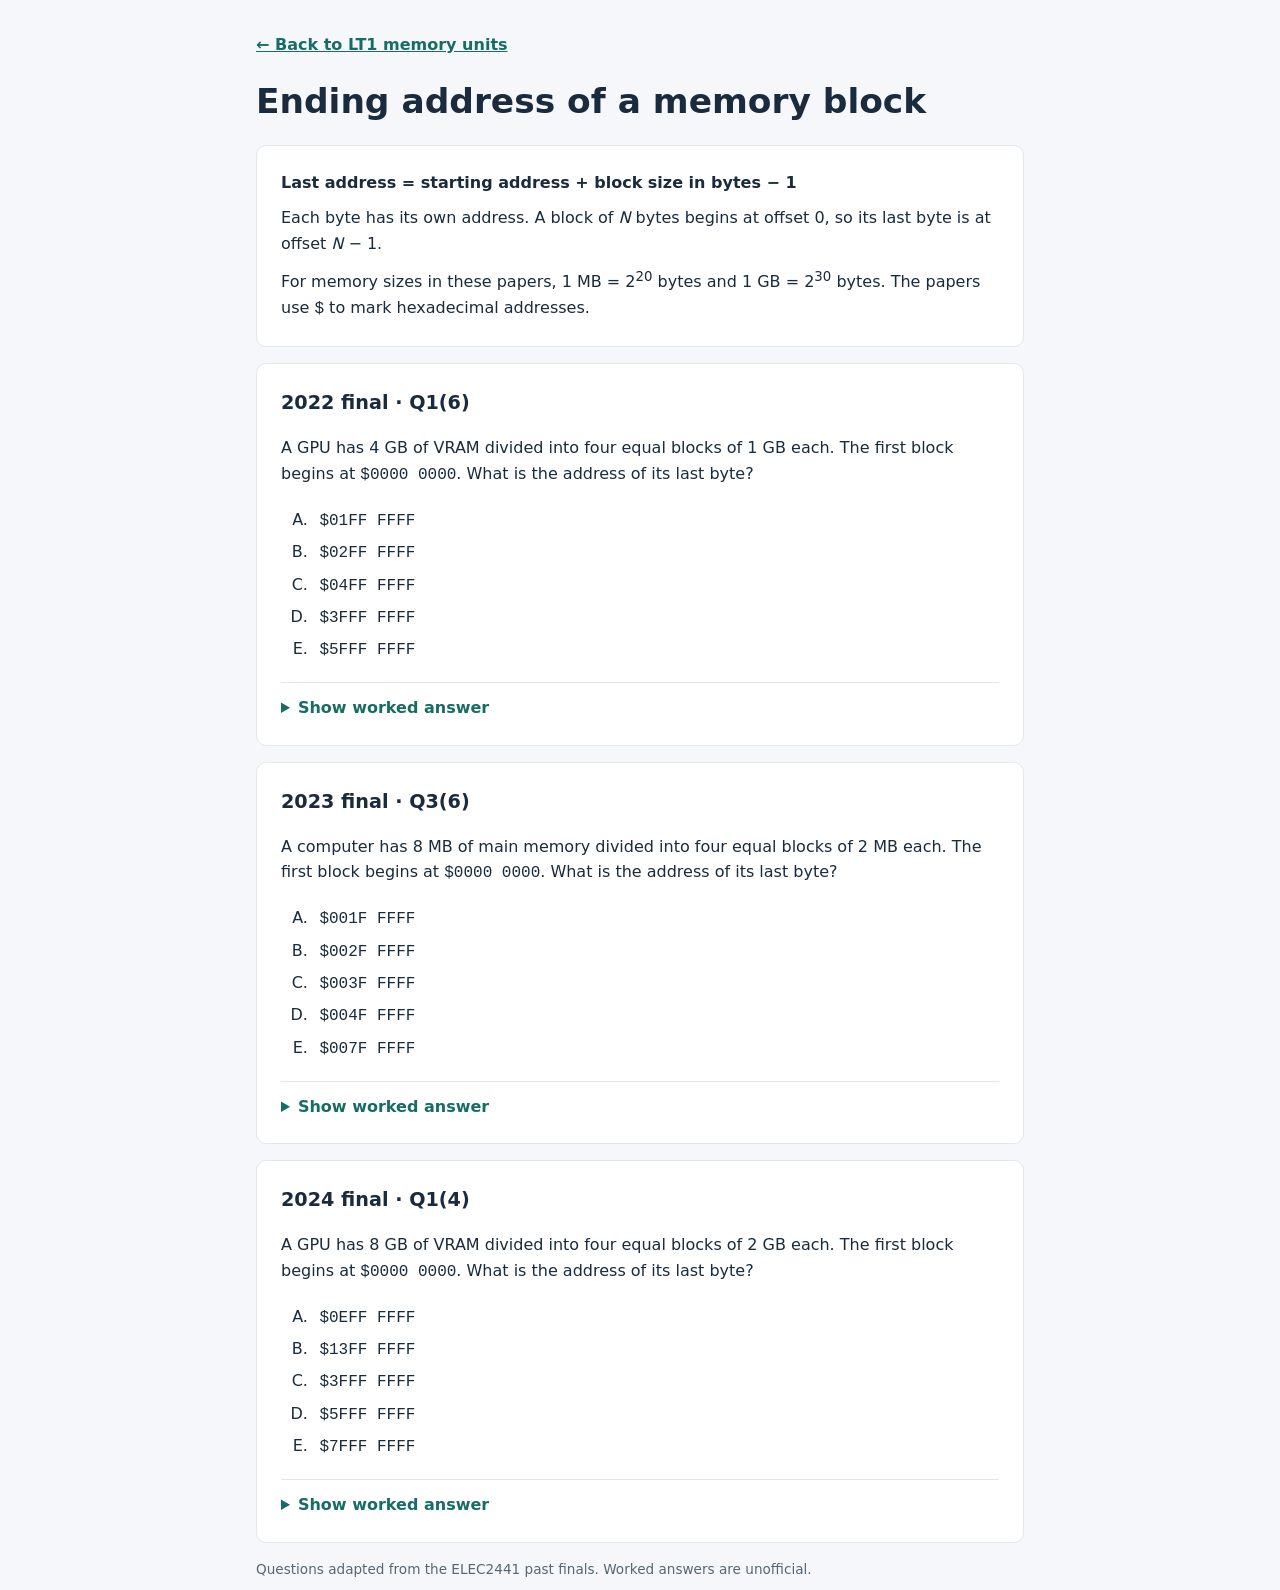
<file: questions/lt1-memory-block-addresses.html>
<!doctype html>
<html lang="en"><head><meta charset="utf-8"><meta name="viewport" content="width=device-width, initial-scale=1">
<title>Memory block addresses · ELEC2441 practice</title>
<style>
* { box-sizing: border-box }
body { margin: 0; background: #f5f7fa; color: #192b3c; font: 1rem/1.6 system-ui, sans-serif }
main { max-width: 52rem; margin: auto; padding: 2rem clamp(1rem, 4vw, 2rem) 3rem }
a, summary { color: #176c66; font-weight: 650 }
:focus-visible { outline: 3px solid #61b9b1; outline-offset: 3px }
h1 { font-size: clamp(1.6rem, 4vw, 2.15rem); line-height: 1.2 }
h2 { font-size: 1.2rem; margin: 0 }
article, .formula { background: white; border: 1px solid #e0e7ed; border-radius: 10px; margin: 1rem 0; padding: clamp(1rem, 3vw, 1.5rem) }
.formula p, details p { margin: .6rem 0 0 }
ol { padding-left: 2rem } li { padding: .15rem .4rem }
code { white-space: nowrap; font-size: 1em }
details { border-top: 1px solid #e0e7ed; padding-top: .75rem }
summary { cursor: pointer } footer { font-size: .85rem; color: #566674 }
</style></head><body><main>
<a href="../ELEC2441%20Review.html#lt1-ending-address-of-a-memory-block">← Back to LT1 memory units</a>
<h1>Ending address of a memory block</h1>
<div class="formula"><strong>Last address = starting address + block size in bytes − 1</strong><p>Each byte has its own address. A block of <i>N</i> bytes begins at offset 0, so its last byte is at offset <i>N</i> − 1.</p><p>For memory sizes in these papers, 1 MB = 2<sup>20</sup> bytes and 1 GB = 2<sup>30</sup> bytes. The papers use <code>$</code> to mark hexadecimal addresses.</p></div>
<article>
  <h2>2022 final · Q1(6)</h2>
  <p>A GPU has 4 GB of VRAM divided into four equal blocks of 1 GB each. The first block begins at <code>$0000 0000</code>. What is the address of its last byte?</p>
  <ol type="A"><li><code>$01FF FFFF</code></li>
<li><code>$02FF FFFF</code></li>
<li><code>$04FF FFFF</code></li>
<li><code>$3FFF FFFF</code></li>
<li><code>$5FFF FFFF</code></li></ol>
  <details><summary>Show worked answer</summary>
    <p><strong>D. <code>$3FFF FFFF</code></strong></p>
    <p>One block holds 1 GB = 2<sup>30</sup> bytes. Adding that size to the starting address gives <code>$4000 0000</code>, the first address of the next block. Subtract one byte to get <code>$3FFF FFFF</code>.</p>
  </details>
</article>
<article>
  <h2>2023 final · Q3(6)</h2>
  <p>A computer has 8 MB of main memory divided into four equal blocks of 2 MB each. The first block begins at <code>$0000 0000</code>. What is the address of its last byte?</p>
  <ol type="A"><li><code>$001F FFFF</code></li>
<li><code>$002F FFFF</code></li>
<li><code>$003F FFFF</code></li>
<li><code>$004F FFFF</code></li>
<li><code>$007F FFFF</code></li></ol>
  <details><summary>Show worked answer</summary>
    <p><strong>A. <code>$001F FFFF</code></strong></p>
    <p>One block holds 2 MB = 2 × 2<sup>20</sup> = 2<sup>21</sup> bytes. Adding that size to the starting address gives <code>$0020 0000</code>, the first address of the next block. Subtract one byte to get <code>$001F FFFF</code>.</p>
  </details>
</article>
<article>
  <h2>2024 final · Q1(4)</h2>
  <p>A GPU has 8 GB of VRAM divided into four equal blocks of 2 GB each. The first block begins at <code>$0000 0000</code>. What is the address of its last byte?</p>
  <ol type="A"><li><code>$0EFF FFFF</code></li>
<li><code>$13FF FFFF</code></li>
<li><code>$3FFF FFFF</code></li>
<li><code>$5FFF FFFF</code></li>
<li><code>$7FFF FFFF</code></li></ol>
  <details><summary>Show worked answer</summary>
    <p><strong>E. <code>$7FFF FFFF</code></strong></p>
    <p>One block holds 2 GB = 2 × 2<sup>30</sup> = 2<sup>31</sup> bytes. Adding that size to the starting address gives <code>$8000 0000</code>, the first address of the next block. Subtract one byte to get <code>$7FFF FFFF</code>.</p>
  </details>
</article>
<footer>Questions adapted from the ELEC2441 past finals. Worked answers are unofficial.</footer>
</main></body></html>
</file>
